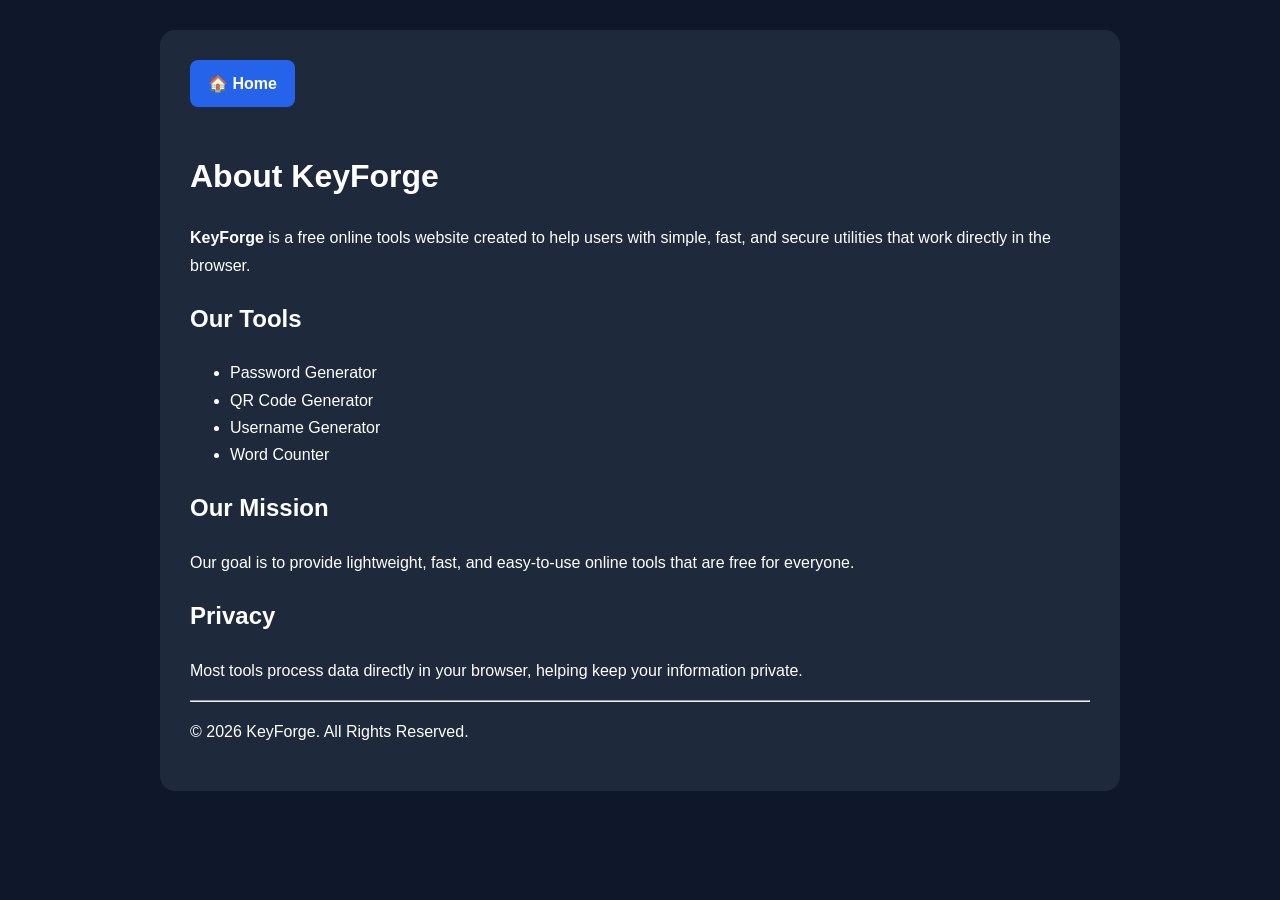
<file: about.html>
<!DOCTYPE html>
<html lang="en">
<head>
<meta charset="UTF-8">
<meta name="viewport" content="width=device-width, initial-scale=1.0">
<title>About | KeyForge</title>
<meta name="description" content="Learn about KeyForge and our mission to provide free online tools for everyone.">
<link rel="canonical" href="https://wolf-crypto-d.github.io/keyforge/about.html">

  <style>
body{
font-family:Arial,sans-serif;
background:#0f172a;
color:white;
margin:0;
padding:30px;
line-height:1.7;
}

.container{
max-width:900px;
margin:auto;
background:#1e293b;
padding:30px;
border-radius:15px;
}

a{
color:#38bdf8;
text-decoration:none;
}

h1,h2{
color:#fff;
}

.home{
display:inline-block;
margin-bottom:20px;
padding:10px 18px;
background:#2563eb;
color:#fff;
border-radius:8px;
font-weight:bold;
text-decoration:none;
}
</style>
</head>

<body>

<div class="container">

<a class="home" href="index.html">🏠 Home</a>

<h1>About KeyForge</h1>

<p><strong>KeyForge</strong> is a free online tools website created to help users with simple, fast, and secure utilities that work directly in the browser.</p>

<h2>Our Tools</h2>

<ul>
<li>Password Generator</li>
<li>QR Code Generator</li>
<li>Username Generator</li>
<li>Word Counter</li>
</ul>

<h2>Our Mission</h2>

<p>Our goal is to provide lightweight, fast, and easy-to-use online tools that are free for everyone.</p>

<h2>Privacy</h2>

<p>Most tools process data directly in your browser, helping keep your information private.</p>

<hr>

<p>© 2026 KeyForge. All Rights Reserved.</p>

</div>

</body>
</html>
</file>
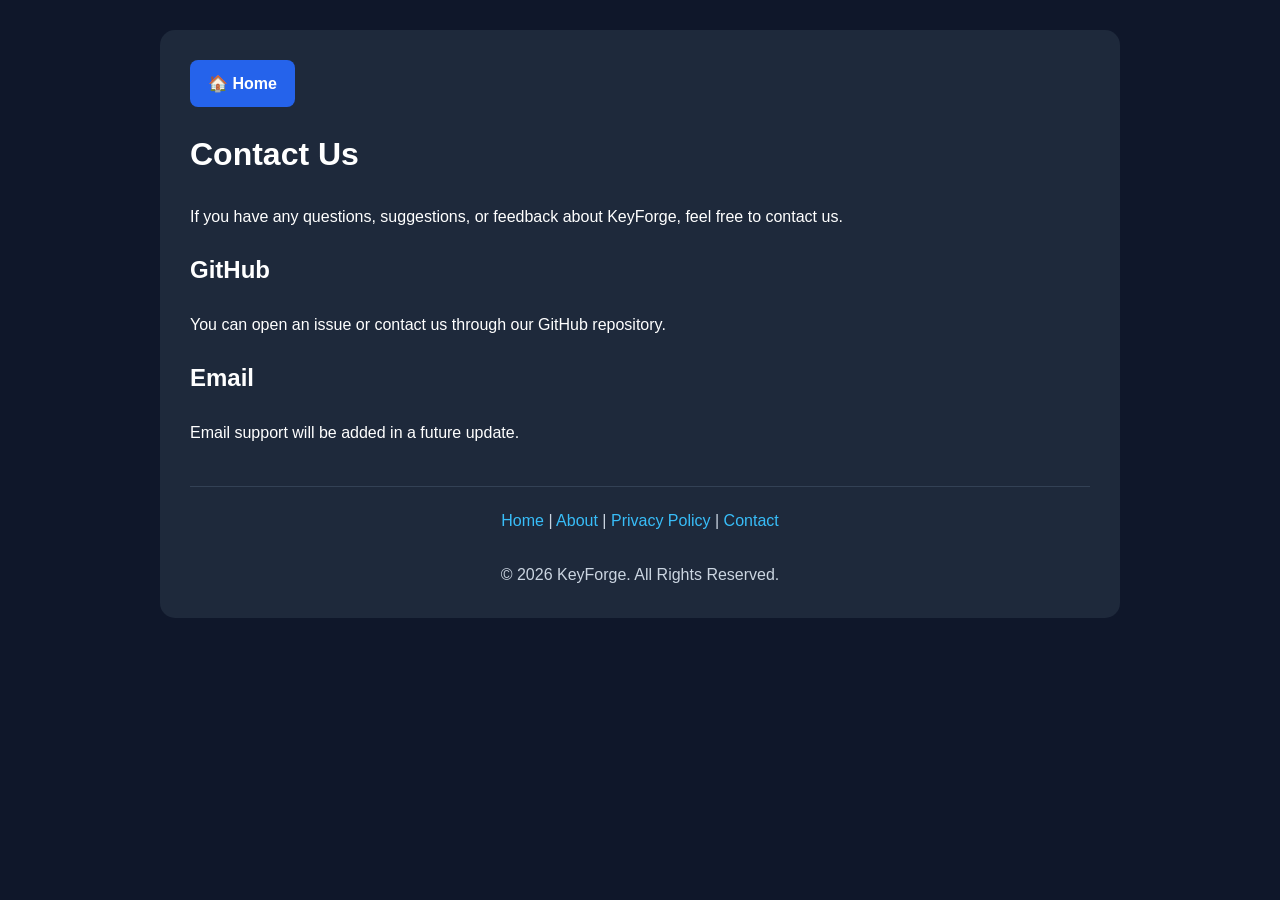
<file: contact.html>
<!DOCTYPE html>
<html lang="en">
<head>
<meta charset="UTF-8">
<meta name="viewport" content="width=device-width, initial-scale=1.0">
<title>Contact | KeyForge</title>
<meta name="description" content="Contact KeyForge for support, feedback or suggestions.">
<link rel="canonical" href="https://wolf-crypto-d.github.io/keyforge/contact.html">

 <style>
body{
font-family:Arial,sans-serif;
background:#0f172a;
color:white;
margin:0;
padding:30px;
line-height:1.7;
}

.container{
max-width:900px;
margin:auto;
background:#1e293b;
padding:30px;
border-radius:15px;
}

.home{
display:inline-block;
margin-bottom:20px;
padding:10px 18px;
background:#2563eb;
color:white;
text-decoration:none;
border-radius:8px;
font-weight:bold;
}

h1{
margin-top:0;
}

a{
color:#38bdf8;
text-decoration:none;
}

footer{
margin-top:40px;
padding-top:20px;
border-top:1px solid #334155;
text-align:center;
color:#cbd5e1;
}
</style>
</head>

<body>

<div class="container">

<a class="home" href="index.html">🏠 Home</a>

<h1>Contact Us</h1>

<p>If you have any questions, suggestions, or feedback about KeyForge, feel free to contact us.</p>

<h2>GitHub</h2>

<p>You can open an issue or contact us through our GitHub repository.</p>

<h2>Email</h2>

<p>Email support will be added in a future update.</p>

<footer>

<a href="index.html">Home</a> |
<a href="about.html">About</a> |
<a href="privacy-policy.html">Privacy Policy</a>
 | <a href="contact.html">Contact</a>
<br><br>

© 2026 KeyForge. All Rights Reserved.

</footer>

</div>

</body>
</html>
</file>
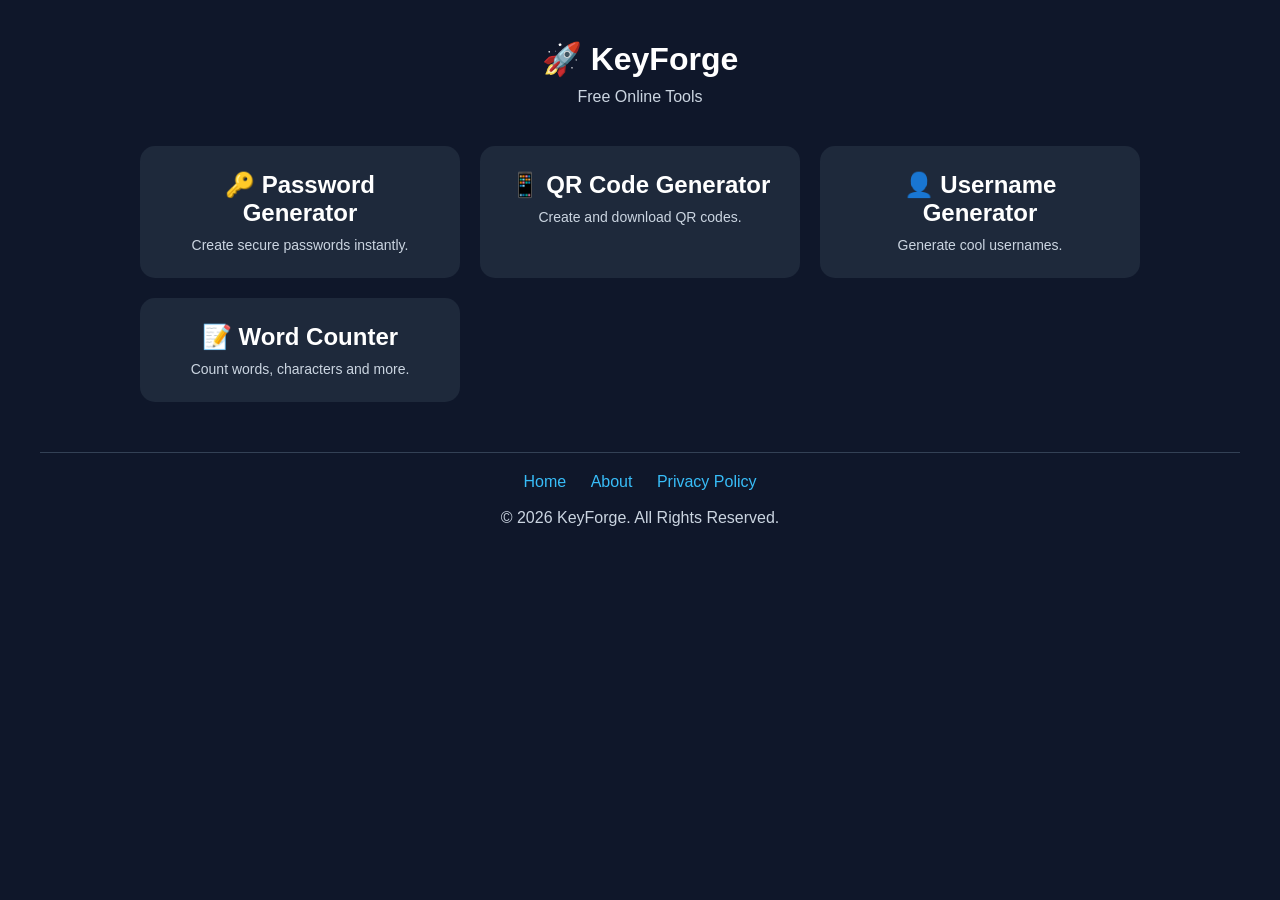
<file: home.html>
<!DOCTYPE html>
<html lang="en">
<head>
<meta charset="UTF-8">
<meta name="viewport" content="width=device-width, initial-scale=1.0">
<title>KeyForge | Free Online Tools</title>
<meta name="description" content="Explore all free online tools available on KeyForge.">
<link rel="canonical" href="https://wolf-crypto-d.github.io/keyforge/home.html">
  
<style>

*{
margin:0;
padding:0;
box-sizing:border-box;
font-family:Arial,sans-serif;
}

body{
background:#0f172a;
color:white;
padding:40px;
}

h1{
text-align:center;
margin-bottom:10px;
}

p{
text-align:center;
margin-bottom:40px;
color:#cbd5e1;
}

.grid{
display:grid;
grid-template-columns:repeat(auto-fit,minmax(250px,1fr));
gap:20px;
max-width:1000px;
margin:auto;
}

.card{
background:#1e293b;
padding:25px;
border-radius:15px;
text-align:center;
text-decoration:none;
color:white;
transition:.3s;
}

.card:hover{
transform:translateY(-5px);
background:#334155;
}

.card h2{
margin-bottom:10px;
}

.card p{
margin:0;
font-size:14px;
color:#cbd5e1;
}

</style>

</head>

<body>

<h1>🚀 KeyForge</h1>

<p>Free Online Tools</p>

<div class="grid">

<a class="card" href="password-generator/">
<h2>🔑 Password Generator</h2>
<p>Create secure passwords instantly.</p>
</a>

<a class="card" href="qr-generator/">
<h2>📱 QR Code Generator</h2>
<p>Create and download QR codes.</p>
</a>

<a class="card" href="username-generator/">
<h2>👤 Username Generator</h2>
<p>Generate cool usernames.</p>
</a>

<a class="card" href="word-counter/">
<h2>📝 Word Counter</h2>
<p>Count words, characters and more.</p>
</a>

</div>
<footer style="margin-top:50px;padding:20px;text-align:center;border-top:1px solid #334155;color:#cbd5e1;">

<a href="index.html" style="color:#38bdf8;text-decoration:none;margin:0 10px;">Home</a>

<a href="about.html" style="color:#38bdf8;text-decoration:none;margin:0 10px;">About</a>

<a href="privacy-policy.html" style="color:#38bdf8;text-decoration:none;margin:0 10px;">Privacy Policy</a>

<br><br>

© 2026 KeyForge. All Rights Reserved.

</footer>
</body>
</html>
</file>
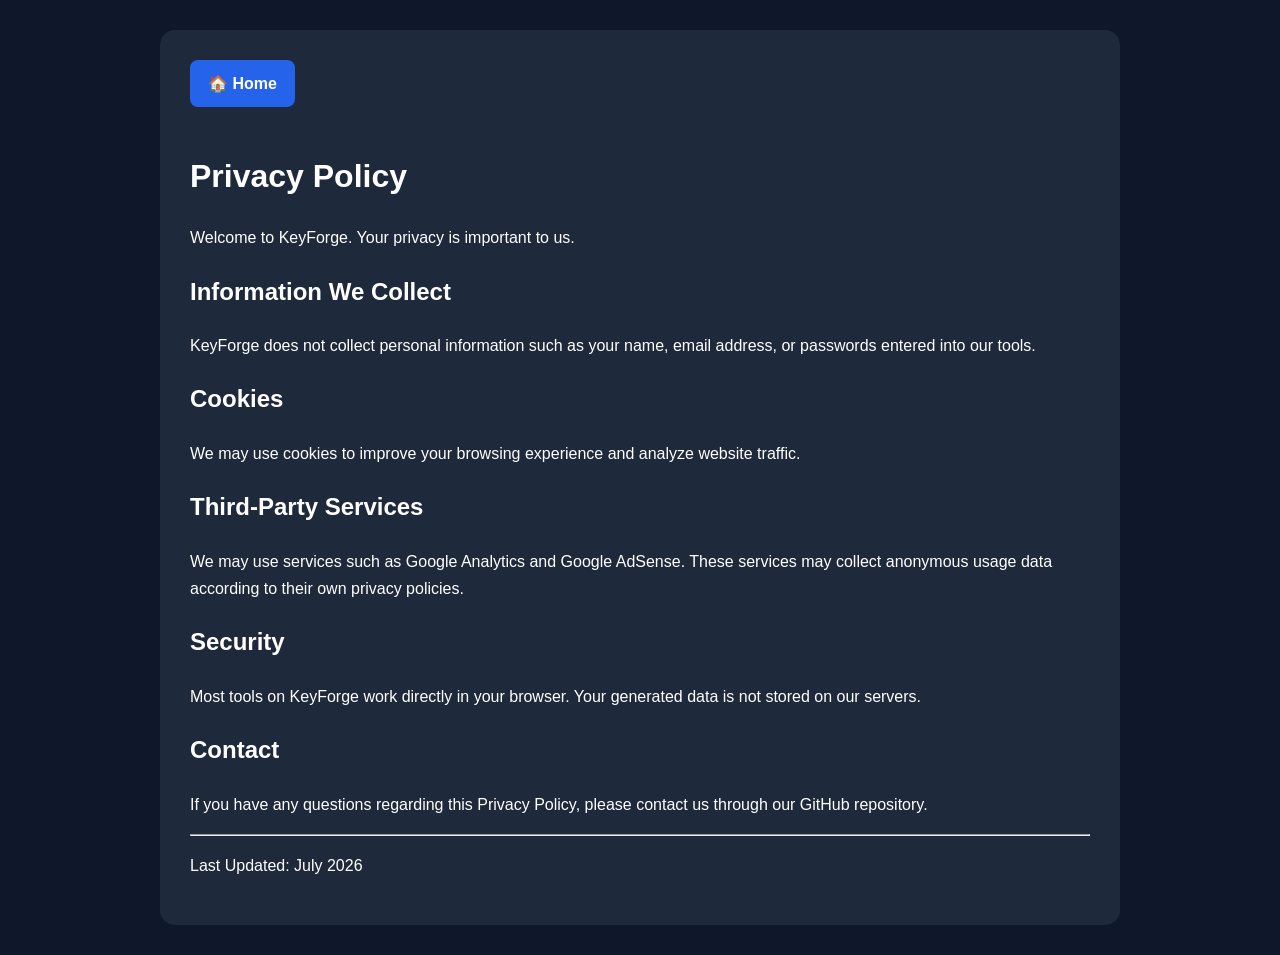
<file: privacy-policy.html>
<!DOCTYPE html>
<html lang="en">
<head>
<meta charset="UTF-8">
<meta name="viewport" content="width=device-width, initial-scale=1.0">
<title>Privacy Policy | KeyForge</title>
<meta name="description" content="Read the KeyForge Privacy Policy.">
<link rel="canonical" href="https://wolf-crypto-d.github.io/keyforge/privacy-policy.html">
  
<style>
body{
font-family:Arial,sans-serif;
background:#0f172a;
color:white;
margin:0;
padding:30px;
line-height:1.7;
}

.container{
max-width:900px;
margin:auto;
background:#1e293b;
padding:30px;
border-radius:15px;
}

a{
color:#38bdf8;
text-decoration:none;
}

h1,h2{
color:#ffffff;
}

.home{
display:inline-block;
margin-bottom:20px;
padding:10px 18px;
background:#2563eb;
color:#fff;
border-radius:8px;
font-weight:bold;
}
</style>
</head>

<body>

<div class="container">

<a class="home" href="index.html">🏠 Home</a>

<h1>Privacy Policy</h1>

<p>Welcome to KeyForge. Your privacy is important to us.</p>

<h2>Information We Collect</h2>

<p>KeyForge does not collect personal information such as your name, email address, or passwords entered into our tools.</p>

<h2>Cookies</h2>

<p>We may use cookies to improve your browsing experience and analyze website traffic.</p>

<h2>Third-Party Services</h2>

<p>We may use services such as Google Analytics and Google AdSense. These services may collect anonymous usage data according to their own privacy policies.</p>

<h2>Security</h2>

<p>Most tools on KeyForge work directly in your browser. Your generated data is not stored on our servers.</p>

<h2>Contact</h2>

<p>If you have any questions regarding this Privacy Policy, please contact us through our GitHub repository.</p>

<hr>

<p>Last Updated: July 2026</p>

</div>

</body>
</html>
</file>
